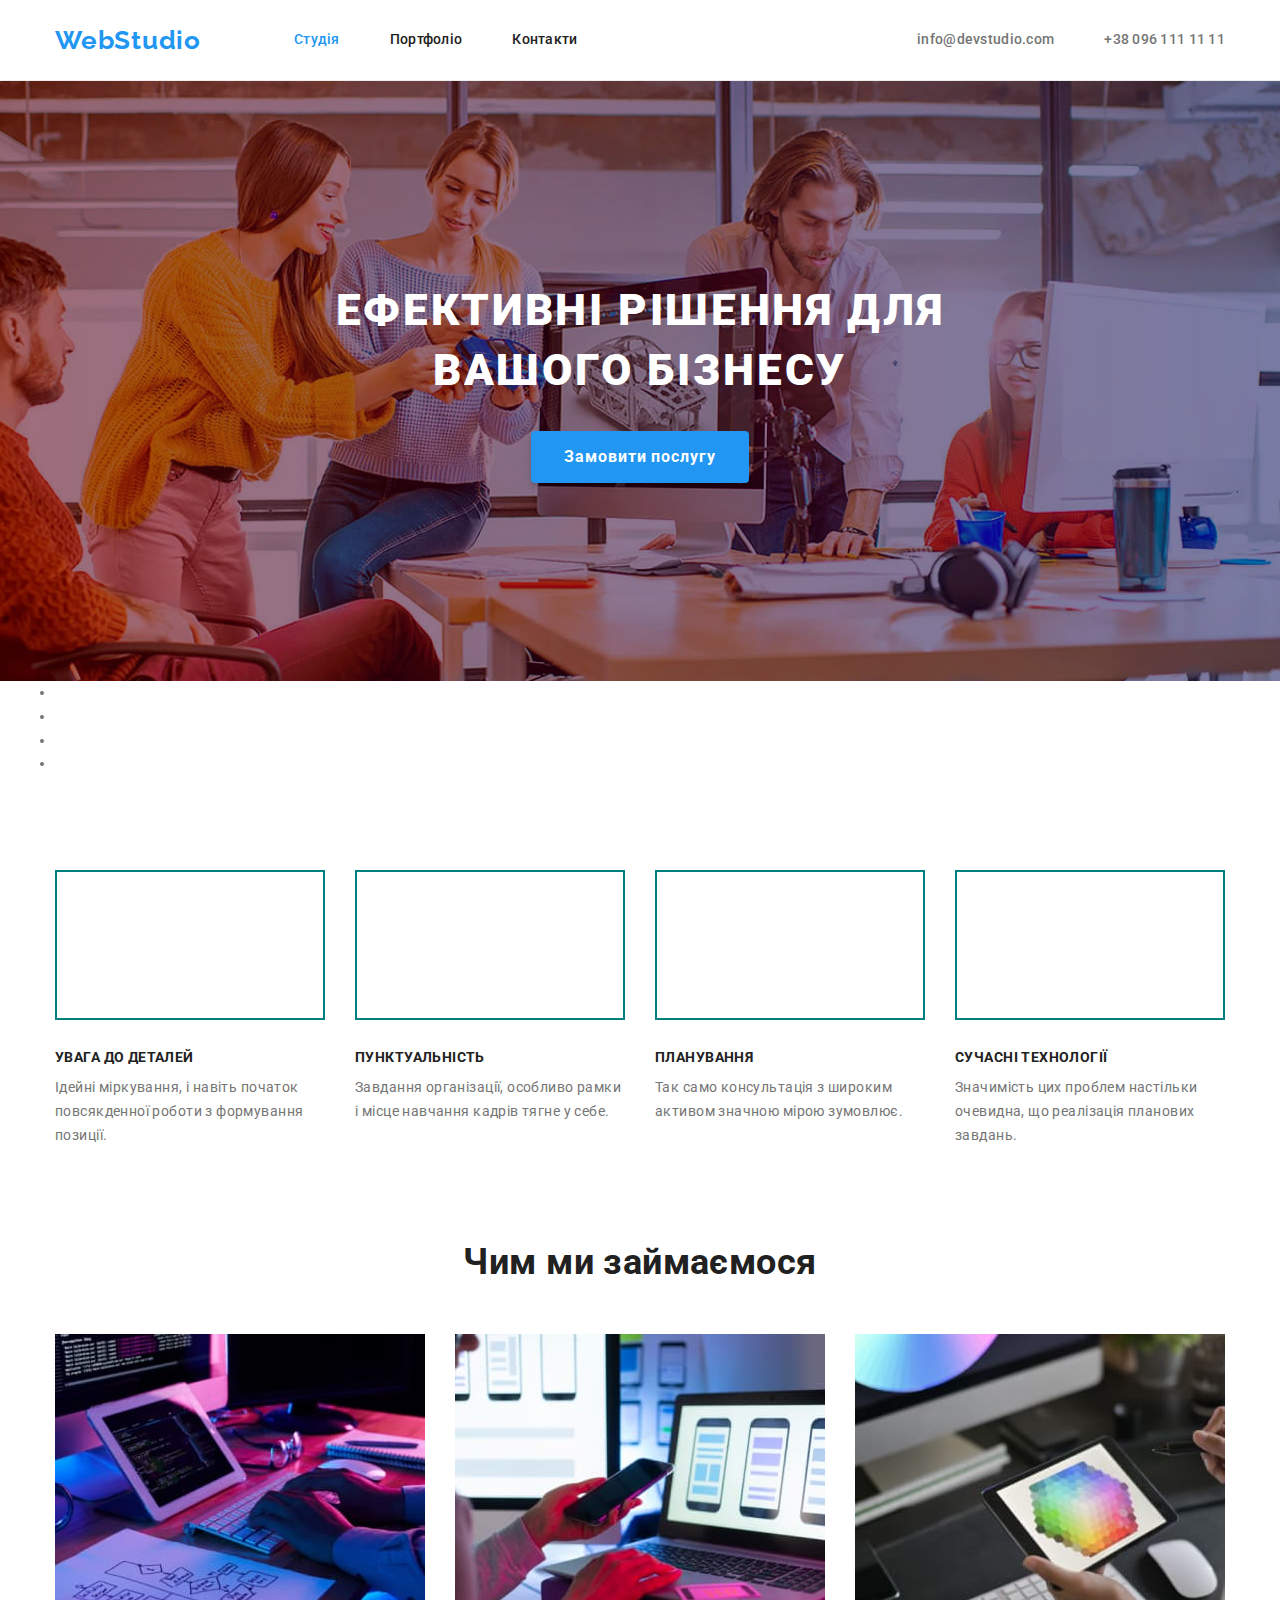
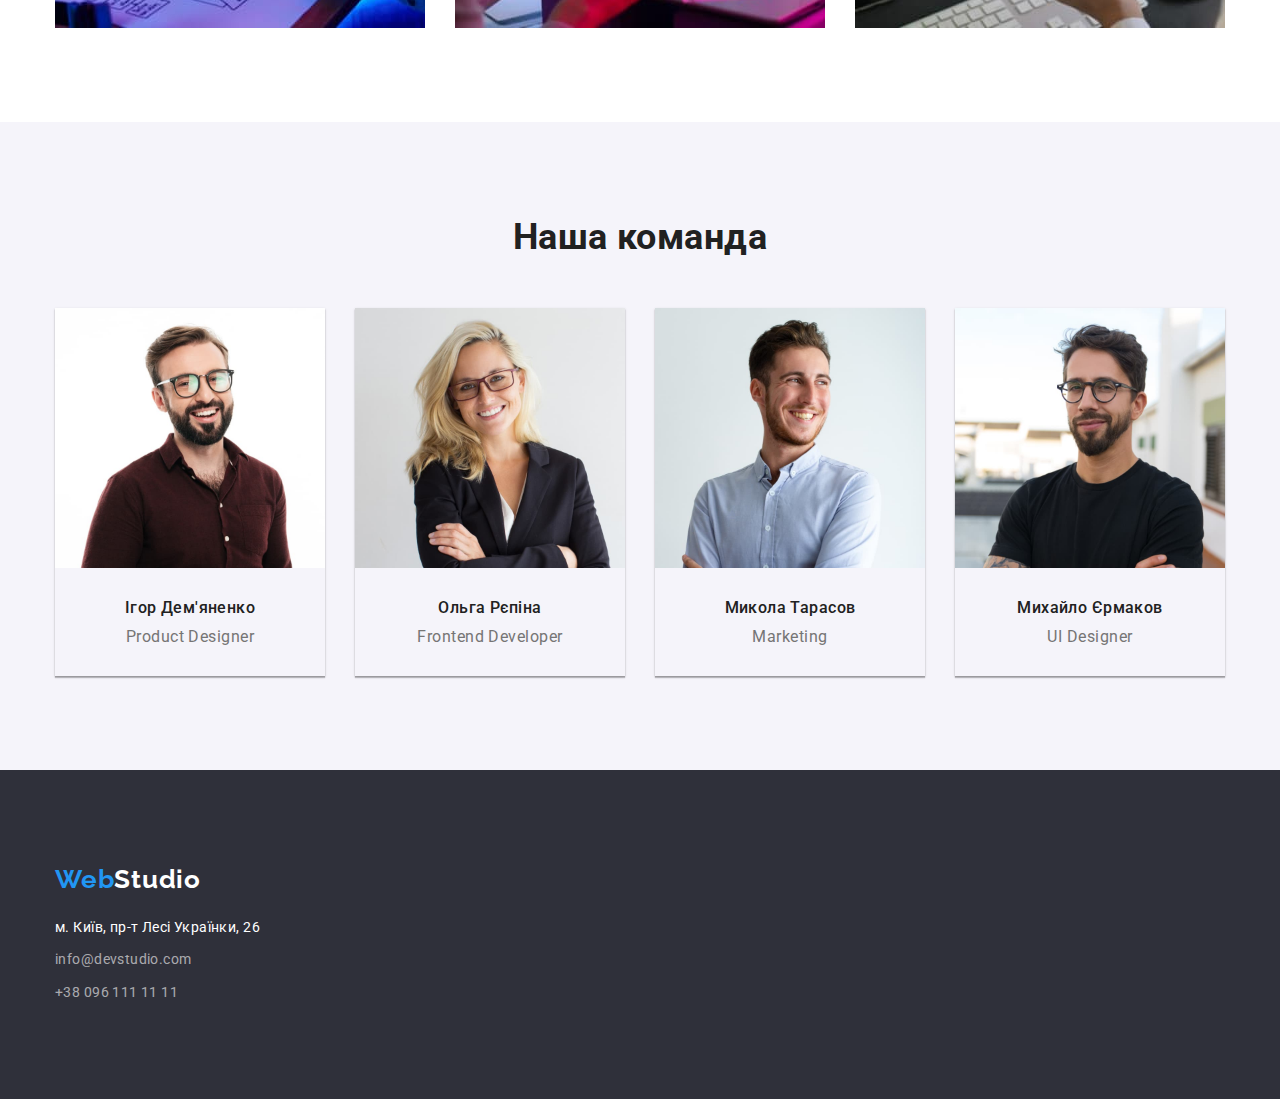
<file: index.html>
<!DOCTYPE html>
<html lang="uk">
   <head>
      <meta charset="UTF-8" />
      <meta http-equiv="X-UA-Compatible" content="IE=edge" />
      <meta name="viewport" content="width=device-width, initial-scale=1.0" />
      <title>Studio</title>
      <link rel="preconnect" href="https://fonts.googleapis.com" />
      <link rel="preconnect" href="https://fonts.gstatic.com" crossorigin />
      <link
         href="https://fonts.googleapis.com/css2?family=Raleway:wght@700&family=Roboto:wght@400;500;700;900&display=swap"
         rel="stylesheet"
      />

      <!-- <link rel="stylesheet" href="./css/min-norm.css" /> -->

      <link
         rel="stylesheet"
         href="https://cdnjs.cloudflare.com/ajax/libs/modern-normalize/2.0.0/modern-normalize.min.css"
      />

      <link rel="stylesheet" href="./css/styles.css" />
   </head>
   <body>
      <!--==== HEADER ====-->
      <header class="hed-box main-head">
         <div class="hed-box container" id="footer">
            <a class="logo logo-header link" href="./index.html"
               >Web<span class="patr-dark">Studio</span>
            </a>

            <!--=== NAV ===-->
            <nav class="main-nav">
               <ul class="nav-list list">
                  <li class="item">
                     <a class="nav-link current link" href="./index.html"
                        >Студія</a
                     >
                  </li>
                  <li class="item">
                     <a class="nav-link link" href="./portfolio.html"
                        >Портфоліо</a
                     >
                  </li>
                  <li class="item">
                     <a class="nav-link link" href="#footer-contact"
                        >Контакти</a
                     >
                  </li>
               </ul>
            </nav>
            <!-- nav-fin -->

            <!--== CONTACT ==-->
            <ul class="contaсt-list list">
               <li class="item">
                  <a class="mail-link link" href="mailto:info@devstudio.com">
                     info@devstudio.com
                  </a>
               </li>
               <li class="item">
                  <a class="header-tel-link link" href="tel:+380961111111">
                     +38 096 111 11 11
                  </a>
               </li>
            </ul>
            <!-- contact-fin -->
         </div>
      </header>
      <!-- header-fin -->

      <main>
         <!--== HERO ==-->
         <section class="hero section">
            <h1 class="hero-title">
               Ефективні рішення для <br />
               вашого бізнесу
            </h1>
            <button class="hero-btn btn" type="button">Замовити послугу</button>
         </section>
         <section class="test">
            <div class="container">
               <ul>
                  <li class="item1"></li>
                  <li class="item2"></li>
                  <li class="item3"></li>
                  <li class="item4"></li>
               </ul>
            </div>
         </section>

         <!--== FEATURE ==-->
         <section class="feature section">
            <div class="container">
               <h2 class="featute-title visually-hidden">Особливостi</h2>
               <ul class="feature-list list">
                  <li class="item">
                     <h3 class="feature-pretitle title">УВАГА ДО ДЕТАЛЕЙ</h3>
                     <p class="feature-text">
                        Ідейні міркування, і навіть початок повсякденної роботи
                        з формування позиції.
                     </p>
                  </li>

                  <li class="item">
                     <h3 class="feature-pretitle title">ПУНКТУАЛЬНІСТЬ</h3>
                     <p class="feature-text">
                        Завдання організації, особливо рамки і місце навчання
                        кадрів тягне у себе.
                     </p>
                  </li>

                  <li class="item">
                     <h3 class="feature-pretitle title">ПЛАНУВАННЯ</h3>
                     <p class="feature-text">
                        Так само консультація з широким активом значною мірою
                        зумовлює.
                     </p>
                  </li>

                  <li class="item">
                     <h3 class="feature-pretitle title">СУЧАСНІ ТЕХНОЛОГІЇ</h3>
                     <p class="feature-text">
                        Значимість цих проблем настільки очевидна, що реалізація
                        планових завдань.
                     </p>
                  </li>
               </ul>
            </div>
         </section>
         <!-- feature-fin -->

         <!--== WORK ==-->
         <section class="work section no-padding">
            <div class="container">
               <h2 class="section-title title">Чим ми займаємося</h2>
               <ul class="work-list list">
                  <li class="work-list-item">
                     <img
                        src="./images/work01.jpg"
                        alt="людина набирає текст на клавіатурі"
                        width="370"
                     />
                  </li>
                  <li class="work-list-item">
                     <img
                        src="./images/work02.jpg"
                        width="370"
                        alt="людина зі смартфоном перед ноутбуком"
                     />
                  </li>
                  <li class="work-list-item">
                     <img
                        src="./images/work03.jpg"
                        alt="рука людини з колориметром для монітора"
                        width="370"
                     />
                  </li>
               </ul>
            </div>
         </section>
         <!-- work-fin -->

         <!--== TEAM ==-->
         <section class="team section">
            <div class="container">
               <h2 class="section-title title">Наша команда</h2>
               <ul class="team-list list">
                  <li class="item">
                     <img
                        src="./images/member1.jpg"
                        width="270"
                        alt="фото Ігор Дем'яненко"
                     />

                     <div class="member-dscr">
                        <h3 class="team-title title">Ігор Дем'яненко</h3>
                        <p class="team-text" lang="en">Product Designer</p>
                     </div>
                  </li>

                  <li class="item">
                     <img
                        src="./images/member2.jpg"
                        width="270"
                        alt="фото Ольга Рєпіна"
                     />
                     <div class="member-dscr">
                        <h3 class="team-title title">Ольга Рєпіна</h3>
                        <p class="team-text" lang="en">Frontend Developer</p>
                     </div>
                  </li>

                  <li class="item">
                     <img
                        src="./images/member3.jpg"
                        width="270"
                        alt="фото Микола Тарасов"
                     />

                     <div class="member-dscr">
                        <h3 class="team-title title">Микола Тарасов</h3>
                        <p class="team-text" lang="en">Marketing</p>
                     </div>
                  </li>

                  <li class="item">
                     <img
                        src="./images/member4.jpg"
                        width="270"
                        alt="фото Михайло Єрмаков"
                     />

                     <div class="member-dscr">
                        <h3 class="team-title title">Михайло Єрмаков</h3>
                        <p class="team-text" lang="en">UI Designer</p>
                     </div>
                  </li>
               </ul>
            </div>
         </section>
         <!-- team-fin -->
      </main>

      <!-- FOOTER -->
      <footer class="footer section">
         <div class="container footer-wrapper">
            <div class="footer-box">
               <a class="logo logo-footer link" href="#footer">
                  Web<span class="part-light">Studio</span>
               </a>

               <!-- ADDRES-FOOTER part -->

               <address class="address-footer" id="footer-contact">
                  <ul class="address-list list">
                     <li class="item">
                        <a
                           class="footer-link map link"
                           href="https://goo.gl/maps/ic5BbQwKgorMATyc7"
                           target="_blank"
                           rel="noopener noreferrer nofollow"
                        >
                           м. Київ, пр-т Лесі Українки, 26
                        </a>
                     </li>
                     <li class="item">
                        <a
                           class="footer-link link"
                           href="mailto:info@devstudio.com"
                        >
                           info@devstudio.com
                        </a>
                     </li>
                     <li class="item">
                        <a class="footer-link link" href="tel:+380961111111">
                           +38 096 111 11 11
                        </a>
                     </li>
                  </ul>
               </address>
               <!-- address-fin -->
            </div>
         </div>
      </footer>
   </body>
</html>
</file>
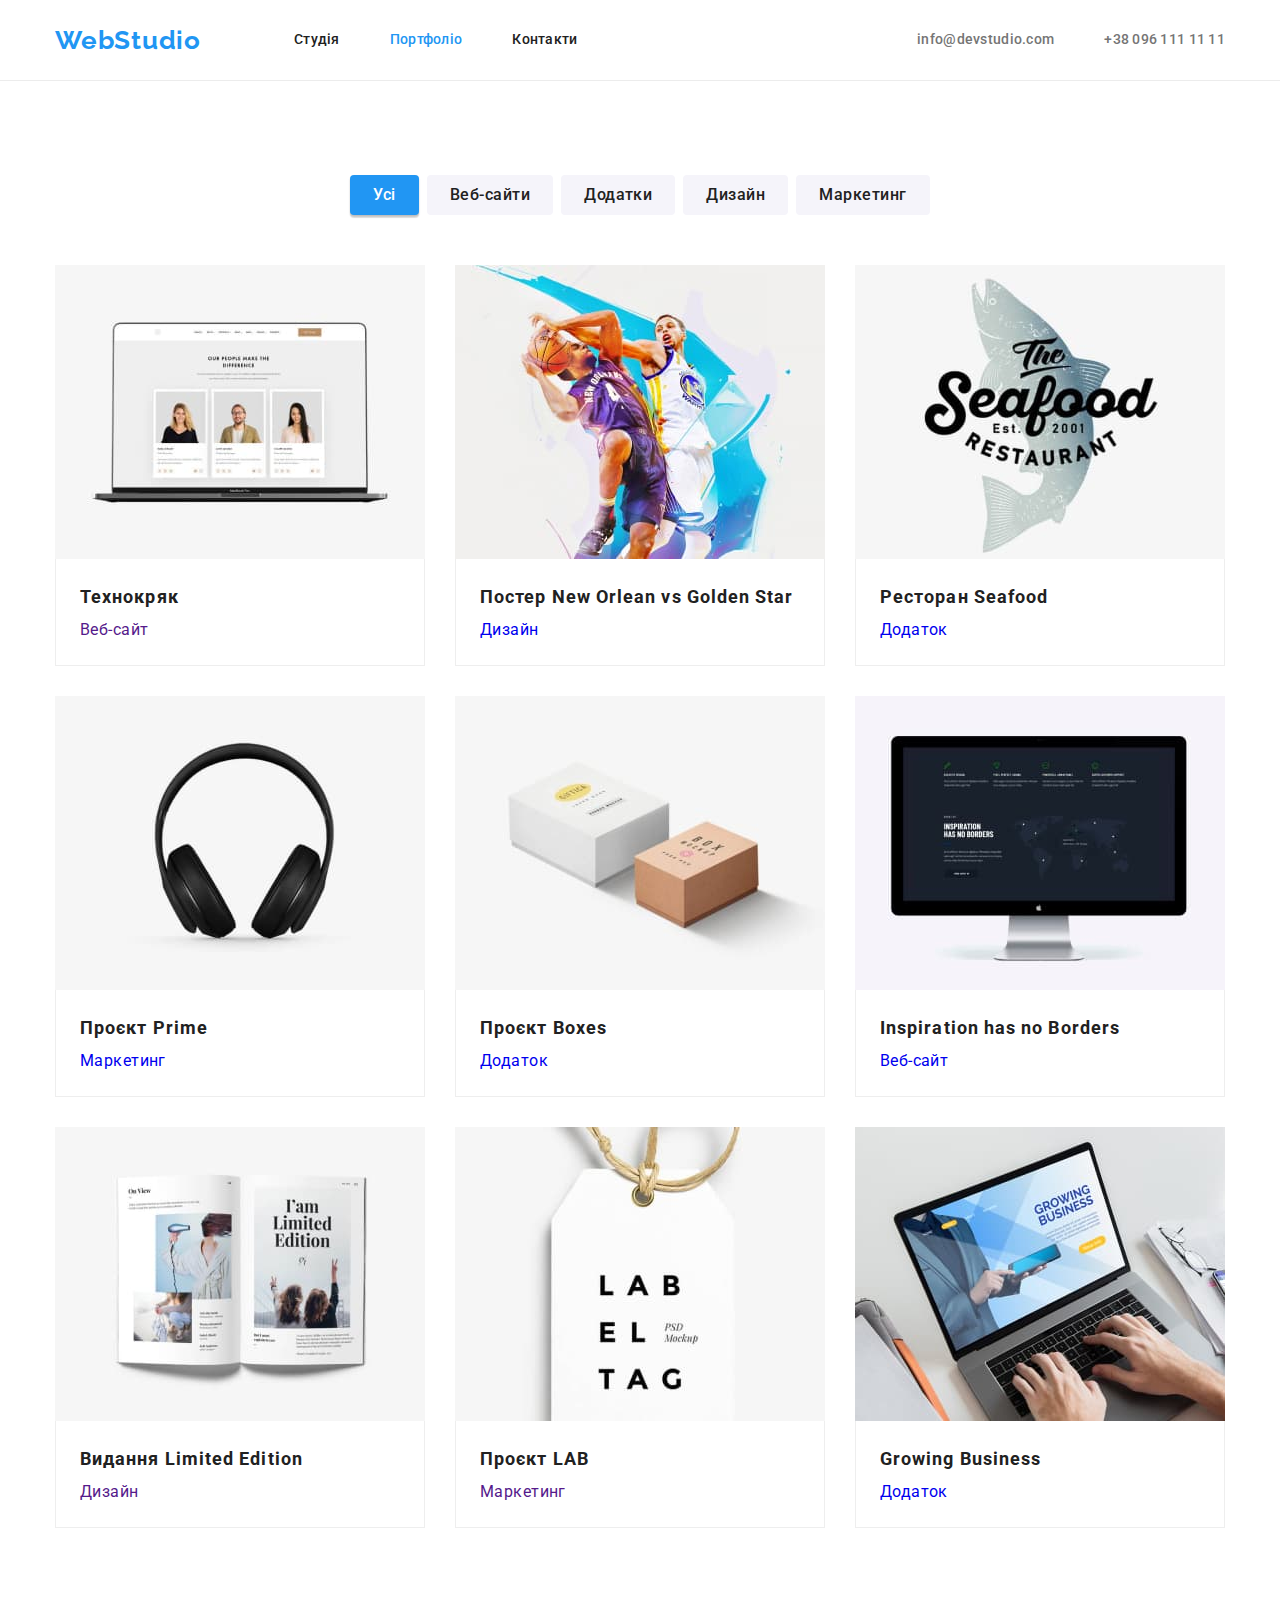
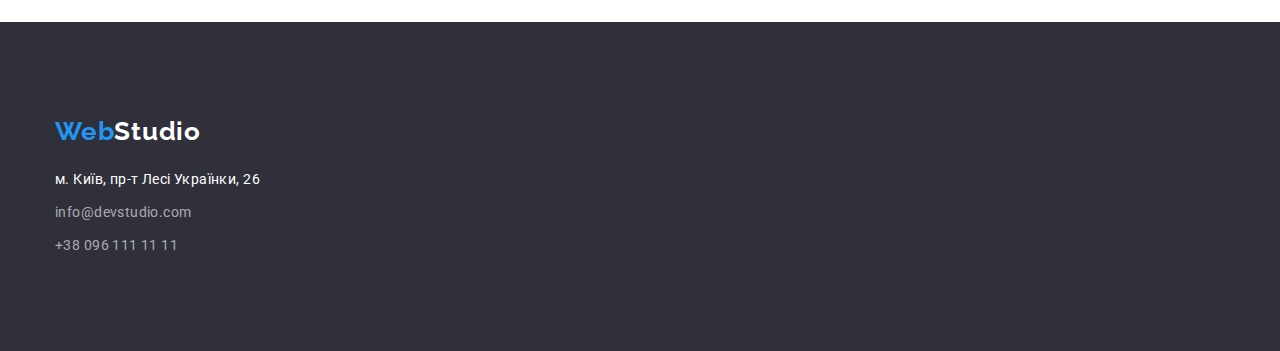
<file: portfolio.html>
<!DOCTYPE html>
<html lang="en">
   <head>
      <meta charset="UTF-8" />
      <meta http-equiv="X-UA-Compatible" content="IE=edge" />
      <meta name="viewport" content="width=device-width, initial-scale=1.0" />
      <title>Studio</title>
      <link rel="preconnect" href="https://fonts.googleapis.com" />
      <link rel="preconnect" href="https://fonts.gstatic.com" crossorigin />
      <link
         href="https://fonts.googleapis.com/css2?family=Raleway:wght@700&family=Roboto:wght@400;500;700;900&display=swap"
         rel="stylesheet"
      />

      <!-- <link rel="stylesheet" href="./css/min-norm.css" /> -->

      <link
         rel="stylesheet"
         href="https://cdnjs.cloudflare.com/ajax/libs/modern-normalize/2.0.0/modern-normalize.min.css"
      />

      <link rel="stylesheet" href="./css/styles.css" />
   </head>
   <body>
      <!--==== HEADER ====-->
      <header class="hed-box main-head">
         <div class="hed-box container">
            <a class="logo logo-header link" href="./index.html"
               >Web<span class="light">Studio</span>
            </a>

            <!--=== NAV ===-->
            <nav class="main-nav">
               <ul class="nav-list list">
                  <li class="item">
                     <a class="nav-link link" href="./index.html">Студія</a>
                  </li>
                  <li class="item">
                     <a class="nav-link current link" href="./portfolio.html"
                        >Портфоліо</a
                     >
                  </li>
                  <li class="item">
                     <a class="nav-link link" href="#footer-contact"
                        >Контакти</a
                     >
                  </li>
               </ul>
            </nav>
            <!-- nav-fin -->

            <!--== CONTACT ==-->
            <ul class="contaсt-list list">
               <li class="item">
                  <a class="mail-link link" href="mailto:info@devstudio.com">
                     info@devstudio.com
                  </a>
               </li>
               <li class="item">
                  <a class="header-tel-link link" href="tel:+380961111111">
                     +38 096 111 11 11
                  </a>
               </li>
            </ul>
            <!-- contact-fin -->
         </div>
      </header>
      <!-- header-fin -->

      <!--== MAIN ==-->
      <main>
         <section class="section portfolio">
            <div class="container">
               <h1 class="visually-hidden">Портфоліо</h1>
               <ul class="filter list">
                  <li class="item">
                     <button class="filter-btn btn active" type="button">
                        Усі
                     </button>
                  </li>

                  <li class="item">
                     <button class="filter-btn btn" type="button">
                        Веб-сайти
                     </button>
                  </li>

                  <li class="item">
                     <button class="filter-btn btn" type="button">
                        Додатки
                     </button>
                  </li>

                  <li class="item">
                     <button class="filter-btn btn" type="button">
                        Дизайн
                     </button>
                  </li>

                  <li class="item">
                     <button class="filter-btn btn" type="button">
                        Маркетинг
                     </button>
                  </li>
               </ul>

               <!-- ==== EXAMPLES ==== -->
               <ul class="examples-list list">
                  <li class="item">
                     <a class="examples-link link" href="">
                        <img
                           src="./images/exampl-01.jpg"
                           width="370"
                           alt="ноутбук з зображенням сторінки сайту на моніторі"
                        />

                        <div class="card-descr">
                           <h2 class="examples-title title">Технокряк</h2>
                           <p class="examples-text">Веб-сайт</p>
                        </div>
                     </a>
                  </li>

                  <li class="item">
                     <a class="examples-link link" href="/">
                        <img
                           src="./images/exampl-02.jpg"
                           width="370"
                           alt="два баскетболісти з м'ячем"
                        />

                        <div class="card-descr">
                           <h2 class="examples-title title">
                              Постер
                              <span lang="en">New Orlean vs Golden Star</span>
                           </h2>
                           <p class="examples-text">Дизайн</p>
                        </div>
                     </a>
                  </li>

                  <li class="item">
                     <a class="examples-link link" href="/">
                        <img
                           src="./images/exampl-03.jpg"
                           width="370"
                           alt="стилізоване зображення риби з написом"
                        />

                        <div class="card-descr">
                           <h2 class="examples-title title">
                              Ресторан <span lang="en">Seafood</span>
                           </h2>
                           <p class="examples-text">Додаток</p>
                        </div>
                     </a>
                  </li>

                  <li class="item">
                     <a class="examples-link link" href="/">
                        <img
                           src="./images/exampl-04.jpg"
                           width="370"
                           alt="зображення навушників"
                        />

                        <div class="card-descr">
                           <h2 class="examples-title title">
                              Проєкт <span lang="en">Prime</span>
                           </h2>
                           <p class="examples-text">Маркетинг</p>
                        </div>
                     </a>
                  </li>

                  <li class="item">
                     <a class="examples-link link" href="/">
                        <img
                           src="./images/exampl-05.jpg"
                           width="370"
                           alt="зображення двох коробок для пакування"
                        />

                        <div class="card-descr">
                           <h2 class="examples-title title">
                              Проєкт <span lang="en">Boxes</span>
                           </h2>
                           <p class="examples-text">Додаток</p>
                        </div>
                     </a>
                  </li>

                  <li class="item">
                     <a class="examples-link link" href="/">
                        <img
                           src="./images/exampl-06.jpg"
                           width="370"
                           alt="монітор з зображенням сторінки сайту"
                        />

                        <div class="card-descr">
                           <h2 class="examples-title title">
                              <span lang="en">Inspiration has no Borders</span>
                           </h2>
                           <p class="examples-text">Веб-сайт</p>
                        </div>
                     </a>
                  </li>

                  <li class="item">
                     <a class="examples-link link" href="">
                        <img
                           src="./images/exampl-07.jpg"
                           width="370"
                           alt="зображення розвороту журналу з картинками"
                        />

                        <div class="card-descr">
                           <h2 class="examples-title title">
                              Видання <span lang="en">Limited Edition</span>
                           </h2>
                           <p class="examples-text">Дизайн</p>
                        </div>
                     </a>
                  </li>

                  <li class="item">
                     <a class="examples-link link" href="">
                        <img
                           src="./images/exampl-08.jpg"
                           width="370"
                           alt="зображення бірки з написом"
                        />

                        <div class="card-descr">
                           <h2 class="examples-title title">
                              Проєкт <span lang="en">LAB</span>
                           </h2>
                           <p class="examples-text">Маркетинг</p>
                        </div>
                     </a>
                  </li>

                  <li class="item">
                     <a class="examples-link link" href="/">
                        <img
                           src="./images/exampl-09.jpg"
                           width="370"
                           alt="руки людини набирають текст на клавіатурі ноутбука"
                        />

                        <div class="card-descr">
                           <h2 class="examples-title title">
                              Growing Business
                           </h2>
                           <p class="examples-text">Додаток</p>
                        </div>
                     </a>
                  </li>
               </ul>
            </div>
         </section>
      </main>

      <!-- FOOTER -->
      <footer class="footer section">
         <div class="container">
            <a class="logo logo-footer link" href="#footer">
               Web<span class="part-light">Studio</span>
            </a>

            <!-- ADDRES-FOOTER -->

            <address class="address-footer" id="footer-contact">
               <ul class="address-list list">
                  <li class="item">
                     <a
                        class="footer-link map link"
                        href="https://goo.gl/maps/ic5BbQwKgorMATyc7"
                        target="_blank"
                        rel="noopener noreferrer nofollow"
                     >
                        м. Київ, пр-т Лесі Українки, 26
                     </a>
                  </li>
                  <li class="item">
                     <a
                        class="footer-link link"
                        href="mailto:info@devstudio.com"
                     >
                        info@devstudio.com
                     </a>
                  </li>
                  <li class="item">
                     <a class="footer-link link" href="tel:+380961111111">
                        +38 096 111 11 11
                     </a>
                  </li>
               </ul>
            </address>
            <!-- address-fin -->
         </div>
      </footer>
   </body>
   </body>
</html>
</file>
<file: css/styles.css>
:root {
   /* COLOR */

   --prime-text-color: #757575;
   --second-text-color: #212121;
   --white-text-color: #ffffff;
   --prime-bg-color: #ffffff;
   --second-bg-color: #f5f4fa;
   --hero-bg-color: #c4c4c4;
   --dark-bg-color: #2f303a;
   --accent-color: #2196f3;
   --btn-active-color: #188ce8;
   --logo-dark-color: #000000;
   --footer-link-color: rgba(255, 255, 255, 0.6);

   /* --btn-bg-filter: #F5F4FA; */
}

body {
   background-color: var(--prime-bg-color);
   color: var(--prime-text-color);
   font-family: 'Roboto', sans-serif;

   font-weight: 400;
   font-size: 14px;
   line-height: 1.7;
   letter-spacing: 0.03em;
}

/* === COMMON === */
p,
h1,
h2,
h3,
h4,
h5,
h6 {
   margin: 0;
   padding: 0;
}

ul {
   margin: 0;
   padding: 0;
}

img {
   display: block;
   max-width: 100%;
}
/* ----------- */
.container {
   width: 1200px;
   padding-left: 15px;
   padding-right: 15px;
   margin-left: auto;
   margin-right: auto;

   /* outline: 1px solid tomato; */
}

.section {
   padding-top: 94px;
   padding-bottom: 94px;
}

.no-padding {
   padding-top: 0;
}

.link {
   text-decoration: none;
}

.list {
   list-style: none;
}

.btn {
   border-radius: 4px;
   font-family: inherit;
   cursor: pointer;
   border: 1px solid transparent;
}

.title {
   color: var(--second-text-color);
}
.section-title {
   text-align: center;
   font-weight: 700;
   font-size: 36px;
   line-height: 1.17;
}

.visually-hidden {
   position: fixed;
   transform: scale(0);
}
/* ------------------ */

/* HEADER */

.main-head {
   border-bottom: 1px solid #ececec;
}

.hed-box {
   display: flex;
   align-items: center;
}

/* ==== Высота хедера ч-з padding для link ===== */
.nav-list .link {
   display: block;
   padding-top: 32px;
   padding-bottom: 32px;
}

/* ---logo--- */
.logo {
   font-family: 'Raleway';
   font-weight: 700;
   font-size: 26px;
   line-height: 1.19;
   letter-spacing: 0.03em;

   color: var(--accent-color);
}

.part-dark {
   color: var(--logo-dark-color);
}

/* ---nav--- */
.nav-list {
   display: flex;
   margin-left: 93px;
}

.nav-list .item:not(:first-child) {
   margin-left: 50px;
}

.nav-link {
   /* display: inline-block;
   padding-top: 32px;
   padding-bottom: 32px; */

   font-weight: 500;
   line-height: 1.14;
   letter-spacing: 0.02em;

   color: var(--second-text-color);
}
.nav-link.current {
   color: var(--accent-color);
}

.nav-link:hover,
.nav-link:focus {
   color: var(--accent-color);
}

/* --contact-- */
.contaсt-list {
   display: flex;
   margin-left: auto;
}

.contaсt-list .item + .item {
   margin-left: 50px;
}

.contaсt-list .link {
   font-weight: 500;
   line-height: 1.14;
   letter-spacing: 0.02em;

   color: inherit;
}
.contaсt-list .link:hover,
.contaсt-list .link:focus {
   color: var(--accent-color);
}
/* ---------------   */

/* MAIN */
/* --hero-- */
.hero {
   max-width: 1600px;
   max-height: 600px;
   margin-left: auto;
   margin-right: auto;
   padding-top: 200px;
   padding-bottom: 200px;

   /* background-image: linear-gradient(
      to right,
      rgba(47, 48, 58, 0.4),
      rgba(47, 48, 58, 0.4)
   ); */

   background-image: linear-gradient(
         to right,
         rgba(255, 0, 0, 0.2),
         rgba(0, 0, 255, 0.1)
      ),
      url(../images/hero-bg.jpg);

   background-repeat: no-repeat;
   background-position: center;
   background-size: cover;

   text-align: center;
   /* background-color: var(--hero-bg-color); */
}
.hero-title {
   margin-bottom: 30px;
   font-weight: 900;
   font-size: 44px;
   line-height: 1.36;
   letter-spacing: 0.06em;
   text-transform: uppercase;

   color: var(--white-text-color);
}
.hero-btn {
   min-width: 216px;
   padding: 10px 32px;

   font-weight: 700;
   font-size: 16px;
   line-height: 1.88;
   letter-spacing: 0.06em;

   color: var(--white-text-color);
   background-color: var(--accent-color);
   box-shadow: 0px 4px 4px rgba(0, 0, 0, 0.15);
}
.hero-btn:hover,
.hero-btn:focus {
   background-color: var(--btn-active-color);
}

/* -==== FEATURE ===== */

.feature-list {
   display: flex;
   flex-wrap: wrap;
   margin-left: -30px;
}

.feature-list .item::before {
   content: '';
   display: block;
   margin-bottom: 30px;
   width: 100%;
   height: 150px;
   border: 2px solid teal;

   /* background-color: beige; */
}

.feature-list .item {
   /* flex-basis: calc((100% - 4 * 30px) / 4); */

   flex-basis: calc(100% / 4 - 30px);
   margin-left: 30px;
}

.feature-pretitle {
   font-weight: 700;
   font-size: 14px;
   line-height: 1.14;
   text-transform: uppercase;
}

.feature-text {
   margin-top: 10px;
}
/* --------- */

/* --Work-- */

.work-list {
   display: flex;
   margin-top: 50px;
   justify-content: space-between;
}

/* -------- */

/* --Team-- */
.team {
   background-color: var(--second-bg-color);
}

.team .container {
   outline: none;
}

.team-list {
   display: flex;
   margin-top: 20px;
   margin-left: -30px;
}

.team-list .item {
   margin-top: 30px;
   margin-left: 30px;

   box-shadow: 0px 2px 1px 0px #00000033, 0px 1px 1px 0px #00000024,
      0px 1px 3px 0px #0000001f;

   box-shadow: 0px 1px 3px rgb(0 0 0 / 12%), 0px 1px 1px rgb(0 0 0 / 14%),
      0px 2px 1px rgb(0 0 0 / 20%);

   /* box-shadow: 0px 1px 3px 0px #0000001f; */
}

.member-dscr {
   padding-top: 30px;
   padding-bottom: 30px;
   text-align: center;
}

.team-title {
   font-weight: 500;
   font-size: 16px;
   line-height: 1.19;
}
.team-text {
   margin-top: 10px;

   font-size: 16px;
   line-height: 1.19;
   letter-spacing: 0.03em;
}
/* ----------- */

/* FOOTER */
.footer {
   background-color: var(--dark-bg-color);
}
/* --Logo-- */
.part-light {
   color: var(--white-text-color);
}
/* --Address */
.address-footer {
   margin-top: 20px;

   font-style: normal;
   font-style: inherit;
}

.address-list .item:not(:first-child) {
   margin-top: 9px;
}

.footer-link.map {
   color: var(--white-text-color);
}
.footer-link {
   color: var(--footer-link-color);
}

.footer-link:hover,
.footer-link:focus {
   color: var(--accent-color);
}
/* ! --- STUDIO FIN --- */

/* ===== PORTFOLIO ===== */

/* -===== filter ===== */
.filter {
   display: flex;
   justify-content: center;
}

.filter .item:not(:first-child) {
   margin-left: 8px;
}

.filter-btn {
   padding: 6px 22px;
   font-weight: 500;
   font-size: 16px;
   line-height: 1.63;
   /* identical to box height, or 162% */

   text-align: center;
   letter-spacing: 0.03em;

   color: #212121;
   background-color: var(--second-bg-color);
}
.filter-btn.active {
   color: var(--white-text-color);
   background-color: var(--accent-color);
   box-shadow: 0px 3px 1px rgba(0, 0, 0, 0.1), 0px 1px 2px rgba(0, 0, 0, 0.08),
      0px 2px 2px rgba(0, 0, 0, 0.12);
}
.filter-btn:hover,
.filter-btn:focus {
   color: var(--white-text-color);
   background-color: var(--accent-color);
   box-shadow: 0px 3px 1px rgba(0, 0, 0, 0.1), 0px 1px 2px rgba(0, 0, 0, 0.08),
      0px 2px 2px rgba(0, 0, 0, 0.12);
}

/* --=== Examples ===-- */

.examples-list {
   display: flex;
   flex-wrap: wrap;
   margin-top: 50px;

   margin-top: 20px;
   margin-left: -30px;
}

.examples-list .item {
   flex-basis: calc(100% / 3 - 30px);
   margin-top: 30px;
   margin-left: 30px;
}

.card-descr {
   padding: 20px 24px;

   border: 1px solid #eeeeee;
   border-top: none;
}

.examples-title {
   font-weight: 700;
   font-size: 18px;
   line-height: 2;
   letter-spacing: 0.06em;
}
.examples-text {
   font-size: 16px;
   line-height: 1.88;
}
</file>
<file: css/min-norm.css>
/**
 * Minified by jsDelivr using clean-css v4.2.3.
 * Original file: /npm/modern-normalize@1.1.0/modern-normalize.css
 *
 * Do NOT use SRI with dynamically generated files! More information: https://www.jsdelivr.com/using-sri-with-dynamic-files
 */
/*! modern-normalize v1.1.0 | MIT License | https://github.com/sindresorhus/modern-normalize */
*,
::after,
::before {
   box-sizing: border-box;
}
html {
   -moz-tab-size: 4;
   tab-size: 4;
}
html {
   line-height: 1.15;
   -webkit-text-size-adjust: 100%;
}
body {
   margin: 0;
}
body {
   font-family: system-ui, -apple-system, 'Segoe UI', Roboto, Helvetica, Arial, sans-serif,
      'Apple Color Emoji', 'Segoe UI Emoji';
}
hr {
   height: 0;
   color: inherit;
}
abbr[title] {
   text-decoration: underline dotted;
}
b,
strong {
   font-weight: bolder;
}
code,
kbd,
pre,
samp {
   font-family: ui-monospace, SFMono-Regular, Consolas, 'Liberation Mono', Menlo, monospace;
   font-size: 1em;
}
small {
   font-size: 80%;
}
sub,
sup {
   font-size: 75%;
   line-height: 0;
   position: relative;
   vertical-align: baseline;
}
sub {
   bottom: -0.25em;
}
sup {
   top: -0.5em;
}
table {
   text-indent: 0;
   border-color: inherit;
}
button,
input,
optgroup,
select,
textarea {
   font-family: inherit;
   font-size: 100%;
   line-height: 1.15;
   margin: 0;
}
button,
select {
   text-transform: none;
}
[type='button'],
[type='reset'],
[type='submit'],
button {
   -webkit-appearance: button;
}
::-moz-focus-inner {
   border-style: none;
   padding: 0;
}
:-moz-focusring {
   outline: 1px dotted ButtonText;
}
:-moz-ui-invalid {
   box-shadow: none;
}
legend {
   padding: 0;
}
progress {
   vertical-align: baseline;
}
::-webkit-inner-spin-button,
::-webkit-outer-spin-button {
   height: auto;
}
[type='search'] {
   -webkit-appearance: textfield;
   outline-offset: -2px;
}
::-webkit-search-decoration {
   -webkit-appearance: none;
}
::-webkit-file-upload-button {
   -webkit-appearance: button;
   font: inherit;
}
summary {
   display: list-item;
}
/*# sourceMappingURL=/sm/b8ae781793ee4eb86edef3f2a2ac43a5575d063ed8cd287d7553f9f1b2776616.map */
</file>
